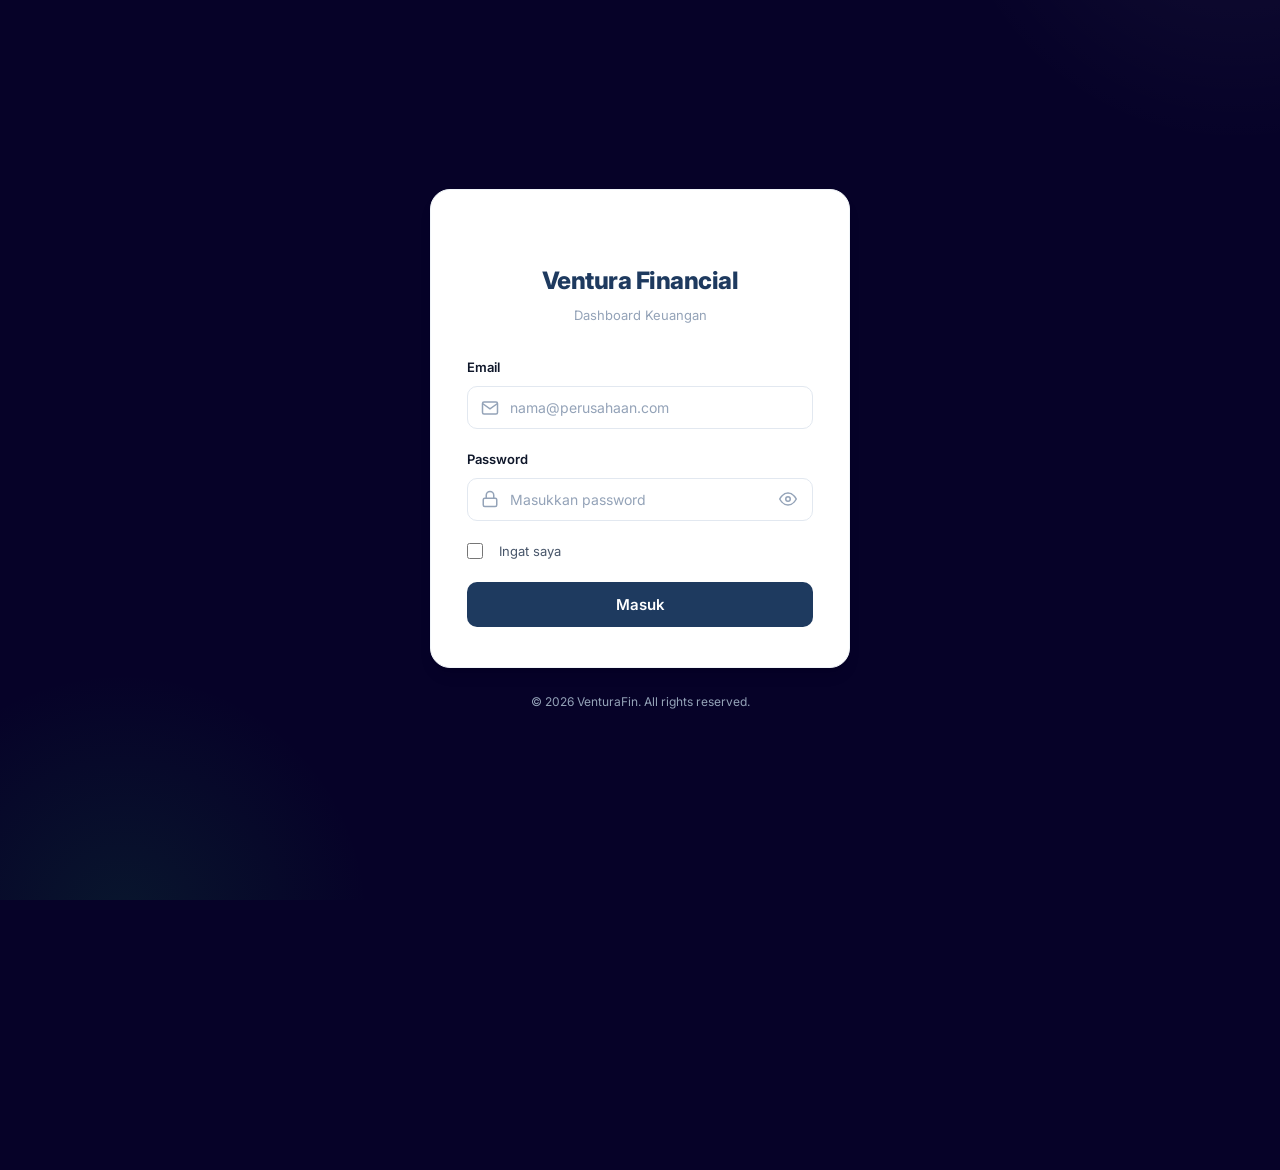
<file: index.html>
<!DOCTYPE html>
<html lang="id">
<head>
    <meta charset="UTF-8">
    <meta name="viewport" content="width=device-width, initial-scale=1.0, maximum-scale=1.0">
    <meta name="description" content="VenturaFin - Dashboard Laporan Keuangan Profesional untuk UKM">
    <title>VenturaFin — Login</title>
    <link rel="preconnect" href="https://fonts.googleapis.com">
    <link rel="preconnect" href="https://fonts.gstatic.com" crossorigin>
    <link href="https://fonts.googleapis.com/css2?family=Inter:wght@300;400;500;600;700;800&display=swap" rel="stylesheet">
    <link rel="stylesheet" href="css/style.css">
    <link rel="stylesheet" href="css/login.css">
    <link rel="stylesheet" href="css/mobile.css">
</head>
<body class="login-body">
    <div class="login-container">
        <div class="login-card">
            <div class="login-logo">
                <div class="logo-icon">
                    <!--<svg width="40" height="40" viewBox="0 0 40 40" fill="none">
                        <rect width="40" height="40" rx="10" fill="#1E3A5F"/>
                        <path d="M10 28L16 16L22 22L30 12" stroke="#22C55E" stroke-width="2.5" stroke-linecap="round" stroke-linejoin="round"/>-->

                        <circle cx="30" cy="12" r="3" fill="#22C55E"/>
                    </svg>
                </div>
                <h1 class="logo-text">Ventura Financial</h1>
                <p class="logo-subtitle">Dashboard Keuangan</p>
            </div>

            <form id="loginForm" class="login-form" autocomplete="off">
                <div class="form-group">
                    <label for="loginEmail">Email</label>
                    <div class="input-wrapper">
                        <svg class="input-icon" width="18" height="18" viewBox="0 0 24 24" fill="none" stroke="currentColor" stroke-width="2"><path d="M4 4h16c1.1 0 2 .9 2 2v12c0 1.1-.9 2-2 2H4c-1.1 0-2-.9-2-2V6c0-1.1.9-2 2-2z"/><polyline points="22,6 12,13 2,6"/></svg>
                        <input type="email" id="loginEmail" placeholder="nama@perusahaan.com" required>
                    </div>
                </div>
                <div class="form-group">
                    <label for="loginPassword">Password</label>
                    <div class="input-wrapper">
                        <svg class="input-icon" width="18" height="18" viewBox="0 0 24 24" fill="none" stroke="currentColor" stroke-width="2"><rect x="3" y="11" width="18" height="11" rx="2" ry="2"/><path d="M7 11V7a5 5 0 0 1 10 0v4"/></svg>
                        <input type="password" id="loginPassword" placeholder="Masukkan password" required>
                        <button type="button" class="toggle-password" id="togglePassword" aria-label="Toggle password visibility">
                            <svg class="eye-open" width="18" height="18" viewBox="0 0 24 24" fill="none" stroke="currentColor" stroke-width="2"><path d="M1 12s4-8 11-8 11 8 11 8-4 8-11 8-11-8-11-8z"/><circle cx="12" cy="12" r="3"/></svg>
                            <svg class="eye-closed" width="18" height="18" viewBox="0 0 24 24" fill="none" stroke="currentColor" stroke-width="2" style="display:none"><path d="M17.94 17.94A10.07 10.07 0 0 1 12 20c-7 0-11-8-11-8a18.45 18.45 0 0 1 5.06-5.94M9.9 4.24A9.12 9.12 0 0 1 12 4c7 0 11 8 11 8a18.5 18.5 0 0 1-2.16 3.19m-6.72-1.07a3 3 0 1 1-4.24-4.24"/><line x1="1" y1="1" x2="23" y2="23"/></svg>
                        </button>
                    </div>
                </div>
                <div class="form-options">
                    <label class="remember-me">
                        <input type="checkbox" id="rememberMe">
                        <span class="checkmark"></span>
                        Ingat saya
                    </label>
                </div>
                <button type="submit" class="btn-login" id="btnLogin">
                    <span class="btn-text">Masuk</span>
                    <span class="btn-loader" style="display:none">
                        <svg class="spinner" width="20" height="20" viewBox="0 0 24 24"><circle cx="12" cy="12" r="10" stroke="currentColor" stroke-width="3" fill="none" stroke-dasharray="30 70" stroke-linecap="round"/></svg>
                    </span>
                </button>
                <div class="login-error" id="loginError" style="display:none">
                    <svg width="16" height="16" viewBox="0 0 24 24" fill="none" stroke="currentColor" stroke-width="2"><circle cx="12" cy="12" r="10"/><line x1="15" y1="9" x2="9" y2="15"/><line x1="9" y1="9" x2="15" y2="15"/></svg>
                    <span id="loginErrorText"></span>
                </div>
            </form>


        </div>

        <div class="login-footer">
            <p>&copy; 2026 VenturaFin. All rights reserved.</p>
        </div>
    </div>

    <script src="js/data.js"></script>
    <script src="js/auth.js"></script>
    <script src="js/login.js"></script>
</body>
</html>
</file>
<file: css/style.css>
/* ========================================
   VenturaFin - Global Design System
   ======================================== */

/* --- CSS Custom Properties --- */
:root {
    /* Colors */
    --color-primary: #1E3A5F;
    --color-primary-light: #2a4f7f;
    --color-primary-dark: #152c49;
    --color-primary-50: rgba(30, 58, 95, 0.05);
    --color-primary-100: rgba(30, 58, 95, 0.1);
    
    --color-income: #22C55E;
    --color-income-light: #4ade80;
    --color-income-bg: rgba(34, 197, 94, 0.08);
    --color-income-border: rgba(34, 197, 94, 0.2);
    
    --color-expense: #EF4444;
    --color-expense-light: #f87171;
    --color-expense-bg: rgba(239, 68, 68, 0.08);
    --color-expense-border: rgba(239, 68, 68, 0.2);
    
    --color-accent: #3B82F6;
    --color-accent-light: #60a5fa;
    --color-accent-bg: rgba(59, 130, 246, 0.08);

    --color-warning: #F59E0B;
    --color-warning-bg: rgba(245, 158, 11, 0.08);

    /* Neutrals */
    --white: #FFFFFF;
    --bg-body: #F5F7FA;
    --bg-card: #FFFFFF;
    --bg-sidebar: #FFFFFF;
    --bg-hover: #F1F5F9;
    --bg-selected: #EEF2FF;

    --text-primary: #0F172A;
    --text-secondary: #475569;
    --text-tertiary: #94A3B8;
    --text-inverse: #FFFFFF;

    --border-color: #E2E8F0;
    --border-light: #F1F5F9;
    
    /* Shadows */
    --shadow-xs: 0 1px 2px rgba(0, 0, 0, 0.04);
    --shadow-sm: 0 1px 3px rgba(0, 0, 0, 0.06), 0 1px 2px rgba(0, 0, 0, 0.04);
    --shadow-md: 0 4px 6px -1px rgba(0, 0, 0, 0.07), 0 2px 4px -2px rgba(0, 0, 0, 0.05);
    --shadow-lg: 0 10px 15px -3px rgba(0, 0, 0, 0.08), 0 4px 6px -4px rgba(0, 0, 0, 0.05);
    --shadow-xl: 0 20px 25px -5px rgba(0, 0, 0, 0.1), 0 8px 10px -6px rgba(0, 0, 0, 0.05);

    /* Radii */
    --radius-sm: 6px;
    --radius-md: 10px;
    --radius-lg: 14px;
    --radius-xl: 20px;
    --radius-full: 9999px;

    /* Typography */
    --font-family: 'Inter', -apple-system, BlinkMacSystemFont, 'Segoe UI', sans-serif;
    --font-size-xs: 0.75rem;
    --font-size-sm: 0.8125rem;
    --font-size-base: 0.875rem;
    --font-size-md: 0.9375rem;
    --font-size-lg: 1.125rem;
    --font-size-xl: 1.25rem;
    --font-size-2xl: 1.5rem;
    --font-size-3xl: 1.875rem;

    /* Transitions */
    --transition-fast: 150ms ease;
    --transition-normal: 250ms ease;
    --transition-slow: 350ms ease;

    /* Layout */
    --sidebar-width: 260px;
    --sidebar-collapsed: 0px;
    --header-height: 64px;
}

/* --- Reset & Base --- */
*, *::before, *::after {
    margin: 0;
    padding: 0;
    box-sizing: border-box;
}

html {
    scroll-behavior: smooth;
    -webkit-font-smoothing: antialiased;
    -moz-osx-font-smoothing: grayscale;
}

body {
    font-family: var(--font-family);
    font-size: var(--font-size-base);
    color: var(--text-primary);
    background-color: var(--bg-body);
    line-height: 1.6;
    min-height: 100vh;
}

a {
    text-decoration: none;
    color: inherit;
}

img {
    max-width: 100%;
    display: block;
}

button {
    cursor: pointer;
    border: none;
    background: none;
    font-family: inherit;
    font-size: inherit;
}

input, select, textarea {
    font-family: inherit;
    font-size: var(--font-size-base);
}

table {
    border-collapse: collapse;
    width: 100%;
}

/* --- Utility Classes --- */
.btn {
    display: inline-flex;
    align-items: center;
    justify-content: center;
    gap: 8px;
    padding: 10px 20px;
    font-size: var(--font-size-base);
    font-weight: 500;
    border-radius: var(--radius-md);
    transition: all var(--transition-fast);
    cursor: pointer;
    border: 1px solid transparent;
    white-space: nowrap;
}

.btn-sm {
    padding: 6px 14px;
    font-size: var(--font-size-sm);
    border-radius: var(--radius-sm);
}

.btn-primary {
    background: var(--color-primary);
    color: var(--text-inverse);
}
.btn-primary:hover {
    background: var(--color-primary-light);
    transform: translateY(-1px);
    box-shadow: var(--shadow-md);
}

.btn-secondary {
    background: var(--bg-hover);
    color: var(--text-secondary);
    border-color: var(--border-color);
}
.btn-secondary:hover {
    background: var(--border-color);
}

.btn-accent {
    background: var(--color-accent);
    color: var(--text-inverse);
}
.btn-accent:hover {
    background: var(--color-accent-light);
    transform: translateY(-1px);
    box-shadow: var(--shadow-md);
}

.btn-danger {
    background: var(--color-expense);
    color: var(--text-inverse);
}
.btn-danger:hover {
    background: var(--color-expense-light);
}

.btn-ghost {
    background: transparent;
    color: var(--text-secondary);
}
.btn-ghost:hover {
    background: var(--bg-hover);
}

.btn-income {
    background: var(--color-income-bg);
    color: var(--color-income);
    border-color: var(--color-income-border);
}
.btn-income:hover {
    background: var(--color-income);
    color: var(--white);
}

.btn-expense {
    background: var(--color-expense-bg);
    color: var(--color-expense);
    border-color: var(--color-expense-border);
}
.btn-expense:hover {
    background: var(--color-expense);
    color: var(--white);
}

.btn-link {
    color: var(--color-accent);
    font-weight: 500;
    font-size: var(--font-size-sm);
    transition: color var(--transition-fast);
}
.btn-link:hover {
    color: var(--color-primary);
}

/* --- Form Elements --- */
.form-group {
    display: flex;
    flex-direction: column;
    gap: 6px;
}

.form-group label {
    font-size: var(--font-size-sm);
    font-weight: 500;
    color: var(--text-secondary);
}

.form-group input,
.form-group select,
.form-group textarea {
    padding: 10px 14px;
    border: 1.5px solid var(--border-color);
    border-radius: var(--radius-md);
    background: var(--white);
    color: var(--text-primary);
    transition: all var(--transition-fast);
    outline: none;
}

.form-group input:focus,
.form-group select:focus,
.form-group textarea:focus {
    border-color: var(--color-primary);
    box-shadow: 0 0 0 3px var(--color-primary-50);
}

.form-group input::placeholder,
.form-group textarea::placeholder {
    color: var(--text-tertiary);
}

.form-group textarea {
    resize: vertical;
    min-height: 80px;
}

.form-row {
    display: grid;
    grid-template-columns: 1fr 1fr;
    gap: 16px;
}

.form-actions {
    display: flex;
    justify-content: flex-end;
    gap: 12px;
    margin-top: 8px;
}

/* --- Data Table --- */
.data-table {
    width: 100%;
    border-collapse: collapse;
}

.data-table thead {
    background: var(--bg-body);
}

.data-table th {
    padding: 12px 16px;
    text-align: left;
    font-size: var(--font-size-xs);
    font-weight: 600;
    color: var(--text-tertiary);
    text-transform: uppercase;
    letter-spacing: 0.05em;
    border-bottom: 1px solid var(--border-color);
}

.data-table td {
    padding: 14px 16px;
    font-size: var(--font-size-base);
    border-bottom: 1px solid var(--border-light);
    color: var(--text-primary);
}

.data-table tbody tr {
    transition: background var(--transition-fast);
}

.data-table tbody tr:hover {
    background: var(--bg-hover);
}

/* --- Modal --- */
.modal-overlay {
    position: fixed;
    top: 0;
    left: 0;
    right: 0;
    bottom: 0;
    background: rgba(15, 23, 42, 0.5);
    backdrop-filter: blur(4px);
    display: flex;
    align-items: center;
    justify-content: center;
    z-index: 1000;
    animation: fadeIn 0.2s ease;
}

.modal-card {
    background: var(--white);
    border-radius: var(--radius-lg);
    padding: 32px;
    max-width: 440px;
    width: 90%;
    box-shadow: var(--shadow-xl);
    text-align: center;
    animation: slideUp 0.3s ease;
}

.modal-card.modal-form {
    text-align: left;
    max-width: 500px;
}

.modal-header {
    display: flex;
    align-items: center;
    justify-content: space-between;
    margin-bottom: 24px;
}

.modal-header h3 {
    font-size: var(--font-size-lg);
    font-weight: 600;
}

.modal-close {
    width: 32px;
    height: 32px;
    display: flex;
    align-items: center;
    justify-content: center;
    border-radius: var(--radius-sm);
    font-size: 1.5rem;
    color: var(--text-tertiary);
    transition: all var(--transition-fast);
}
.modal-close:hover {
    background: var(--bg-hover);
    color: var(--text-primary);
}

.modal-icon {
    width: 56px;
    height: 56px;
    border-radius: var(--radius-full);
    display: flex;
    align-items: center;
    justify-content: center;
    margin: 0 auto 16px;
}
.modal-icon.danger {
    background: var(--color-expense-bg);
    color: var(--color-expense);
}

.modal-card h3 {
    font-size: var(--font-size-lg);
    margin-bottom: 8px;
}

.modal-card p {
    color: var(--text-secondary);
    font-size: var(--font-size-base);
    margin-bottom: 24px;
}

.modal-actions {
    display: flex;
    gap: 12px;
    justify-content: center;
}

.modal-form .form-group {
    margin-bottom: 16px;
}

/* --- Toast --- */
.toast {
    position: fixed;
    bottom: 24px;
    right: 24px;
    background: var(--color-income);
    color: white;
    padding: 14px 24px;
    border-radius: var(--radius-md);
    display: flex;
    align-items: center;
    gap: 10px;
    font-weight: 500;
    box-shadow: var(--shadow-lg);
    z-index: 9999;
    animation: toastIn 0.4s ease;
}

/* --- Badges --- */
.badge {
    display: inline-flex;
    align-items: center;
    padding: 3px 10px;
    border-radius: var(--radius-full);
    font-size: var(--font-size-xs);
    font-weight: 600;
    letter-spacing: 0.02em;
}

.badge-income {
    background: var(--color-income-bg);
    color: var(--color-income);
}

.badge-expense {
    background: var(--color-expense-bg);
    color: var(--color-expense);
}

.badge-active {
    background: var(--color-income-bg);
    color: var(--color-income);
}

.badge-inactive {
    background: var(--bg-hover);
    color: var(--text-tertiary);
}

.badge-admin {
    background: var(--color-accent-bg);
    color: var(--color-accent);
}

.badge-user {
    background: var(--bg-hover);
    color: var(--text-secondary);
}

/* --- Page Elements --- */
.page-heading {
    margin-bottom: 24px;
}
.page-heading h1 {
    font-size: var(--font-size-2xl);
    font-weight: 700;
    color: var(--text-primary);
    margin-bottom: 4px;
}
.page-heading p {
    color: var(--text-secondary);
    font-size: var(--font-size-base);
}

.section-header {
    display: flex;
    align-items: center;
    justify-content: space-between;
    margin-bottom: 16px;
}
.section-header h2 {
    font-size: var(--font-size-lg);
    font-weight: 600;
}

.table-card {
    background: var(--bg-card);
    border-radius: var(--radius-lg);
    border: 1px solid var(--border-color);
    overflow: hidden;
}

.table-wrapper {
    overflow-x: auto;
}

.table-info {
    padding: 16px 20px;
    border-bottom: 1px solid var(--border-light);
    font-size: var(--font-size-sm);
    color: var(--text-secondary);
}

.empty-state {
    padding: 48px 24px;
    text-align: center;
    color: var(--text-tertiary);
}
.empty-state svg {
    margin: 0 auto 12px;
}

/* --- Animations --- */
@keyframes fadeIn {
    from { opacity: 0; }
    to { opacity: 1; }
}

@keyframes slideUp {
    from { 
        opacity: 0;
        transform: translateY(20px) scale(0.97);
    }
    to { 
        opacity: 1;
        transform: translateY(0) scale(1);
    }
}

@keyframes toastIn {
    from {
        opacity: 0;
        transform: translateX(100px);
    }
    to {
        opacity: 1;
        transform: translateX(0);
    }
}

@keyframes spin {
    to { transform: rotate(360deg); }
}

.spinner {
    animation: spin 0.8s linear infinite;
}

/* --- Scrollbar --- */
::-webkit-scrollbar {
    width: 6px;
    height: 6px;
}
::-webkit-scrollbar-track {
    background: transparent;
}
::-webkit-scrollbar-thumb {
    background: var(--border-color);
    border-radius: 3px;
}
::-webkit-scrollbar-thumb:hover {
    background: var(--text-tertiary);
}

/* --- Responsive --- */

/* Tablet (768px and below) */
@media (max-width: 768px) {
    :root {
        --font-size-base: 0.8125rem;
        --font-size-lg: 1rem;
        --font-size-2xl: 1.375rem;
    }
    
    .form-row {
        grid-template-columns: 1fr;
    }
    .modal-card {
        margin: 16px;
        padding: 24px;
    }
    .btn {
        padding: 10px 18px;
    }
    .btn-sm {
        padding: 6px 12px;
    }
}

/* Mobile (480px and below) */
@media (max-width: 480px) {
    :root {
        --font-size-base: 0.8rem;
        --font-size-lg: 0.95rem;
        --font-size-2xl: 1.25rem;
        --radius-md: 8px;
    }
    
    .form-row {
        grid-template-columns: 1fr;
        gap: 12px;
    }
    .form-group {
        gap: 4px;
    }
    .form-group input,
    .form-group select,
    .form-group textarea {
        padding: 10px 12px;
        font-size: 16px;
    }
    .modal-card {
        margin: 12px;
        padding: 20px;
        max-width: calc(100% - 24px);
    }
    .modal-card.modal-form {
        max-width: calc(100% - 24px);
    }
    .btn {
        padding: 10px 16px;
        font-size: var(--font-size-sm);
        min-height: 44px;
    }
    .btn-sm {
        padding: 8px 12px;
        min-height: 40px;
    }
    .data-table th,
    .data-table td {
        padding: 10px 8px;
        font-size: var(--font-size-sm);
    }
    .modal-actions {
        flex-direction: column;
        gap: 10px;
    }
    .modal-actions .btn {
        width: 100%;
    }
}
</file>
<file: css/login.css>
/* ========================================
   VenturaFin - Login Page Styles
   ======================================== */

.login-body {
    background: #1E3A5F !important; /* Navy Blue Background - !important untuk override style.css */
    min-height: 100vh;
    display: flex;
    align-items: center;
    justify-content: center;
    padding: 20px;
    position: relative;
    overflow: hidden;
}

/* Override body default background khusus halaman login */
body.login-body {
    background-color: #060228 !important;
}

/* Decorative background pattern */
.login-body::before {
    content: '';
    position: absolute;
    top: -50%;
    right: -20%;
    width: 600px;
    height: 600px;
    background: radial-gradient(circle, rgba(255, 255, 255, 0.05) 0%, transparent 70%);
    border-radius: 50%;
}
.login-body::after {
    content: '';
    position: absolute;
    bottom: -30%;
    left: -10%;
    width: 500px;
    height: 500px;
    background: radial-gradient(circle, rgba(34, 197, 94, 0.1) 0%, transparent 70%);
    border-radius: 50%;
}

.login-container {
    display: flex;
    flex-direction: column;
    align-items: center;
    gap: 24px;
    width: 100%;
    max-width: 420px;
    position: relative;
    z-index: 1;
    animation: fadeIn 0.5s ease;
}

.login-card {
    background: var(--white);
    border-radius: var(--radius-xl);
    padding: 40px 36px;
    width: 100%;
    box-shadow: var(--shadow-lg);
    border: 1px solid var(--border-light);
}

/* Logo */
.login-logo {
    text-align: center;
    margin-bottom: 32px;
}

.logo-icon {
    display: inline-flex;
    margin-bottom: 16px;
    animation: slideUp 0.5s ease;
}

.logo-text {
    font-size: var(--font-size-2xl);
    font-weight: 800;
    color: var(--color-primary);
    letter-spacing: -0.02em;
}

.logo-subtitle {
    font-size: var(--font-size-sm);
    color: var(--text-tertiary);
    margin-top: 4px;
}

/* Login Form */
.login-form {
    display: flex;
    flex-direction: column;
    gap: 20px;
}

.login-form .form-group label {
    font-size: var(--font-size-sm);
    font-weight: 600;
    color: var(--text-primary);
    margin-bottom: 2px;
}

.input-wrapper {
    position: relative;
    display: flex;
    align-items: center;
}

.input-icon {
    position: absolute;
    left: 14px;
    color: var(--text-tertiary);
    pointer-events: none;
    transition: color var(--transition-fast);
}

.input-wrapper input {
    width: 100%;
    padding: 12px 14px 12px 42px;
    border: 1.5px solid var(--border-color);
    border-radius: var(--radius-md);
    font-size: var(--font-size-base);
    color: var(--text-primary);
    background: var(--white);
    transition: all var(--transition-fast);
    outline: none;
}

.input-wrapper input:focus {
    border-color: var(--color-primary);
    box-shadow: 0 0 0 3px var(--color-primary-50);
}

.input-wrapper input:focus ~ .input-icon,
.input-wrapper input:focus + .input-icon {
    color: var(--color-primary);
}

.input-wrapper:focus-within .input-icon {
    color: var(--color-primary);
}

/* Toggle Password */
.toggle-password {
    position: absolute;
    right: 12px;
    padding: 4px;
    color: var(--text-tertiary);
    transition: color var(--transition-fast);
    display: flex;
    align-items: center;
    justify-content: center;
}
.toggle-password:hover {
    color: var(--text-secondary);
}

/* Form Options */
.form-options {
    display: flex;
    align-items: center;
    justify-content: space-between;
}

.remember-me {
    display: flex;
    align-items: center;
    gap: 8px;
    font-size: var(--font-size-sm);
    color: var(--text-secondary);
    cursor: pointer;
    user-select: none;
}

.remember-me input[type="checkbox"] {
    width: 16px;
    height: 16px;
    border-radius: 4px;
    accent-color: var(--color-primary);
    cursor: pointer;
}

/* Login Button */
.btn-login {
    width: 100%;
    padding: 13px;
    background: var(--color-primary);
    color: var(--text-inverse);
    border: none;
    border-radius: var(--radius-md);
    font-size: var(--font-size-md);
    font-weight: 600;
    cursor: pointer;
    transition: all var(--transition-fast);
    display: flex;
    align-items: center;
    justify-content: center;
    gap: 8px;
}

.btn-login:hover {
    background: var(--color-primary-light);
    transform: translateY(-1px);
    box-shadow: 0 4px 12px rgba(30, 58, 95, 0.3);
}

.btn-login:active {
    transform: translateY(0);
}

/* Error message */
.login-error {
    display: flex;
    align-items: center;
    gap: 8px;
    padding: 12px 16px;
    background: var(--color-expense-bg);
    color: var(--color-expense);
    border-radius: var(--radius-md);
    font-size: var(--font-size-sm);
    font-weight: 500;
    animation: slideUp 0.3s ease;
    border: 1px solid var(--color-expense-border);
}

/* Demo Info */
.login-demo-info {
    margin-top: 24px;
    padding-top: 24px;
    border-top: 1px solid var(--border-light);
}

.demo-title {
    font-size: var(--font-size-sm);
    font-weight: 600;
    color: var(--text-secondary);
    margin-bottom: 12px;
}

.demo-accounts {
    display: flex;
    flex-direction: column;
    gap: 8px;
}

.demo-account {
    display: flex;
    align-items: center;
    gap: 10px;
    padding: 10px 14px;
    background: var(--bg-body);
    border-radius: var(--radius-md);
    cursor: pointer;
    transition: all var(--transition-fast);
    border: 1px solid transparent;
}

.demo-account:hover {
    border-color: var(--color-primary-100);
    background: var(--color-primary-50);
}

.demo-role {
    font-size: var(--font-size-xs);
    font-weight: 700;
    padding: 2px 8px;
    border-radius: var(--radius-full);
    text-transform: uppercase;
    letter-spacing: 0.05em;
}
.demo-role.admin {
    background: var(--color-accent-bg);
    color: var(--color-accent);
}
.demo-role.user {
    background: var(--color-income-bg);
    color: var(--color-income);
}

.demo-email {
    font-size: var(--font-size-sm);
    color: var(--text-primary);
    font-weight: 500;
    flex: 1;
}

.demo-pass {
    font-size: var(--font-size-xs);
    color: var(--text-tertiary);
    font-family: 'Courier New', monospace;
}

/* Footer */
.login-footer {
    text-align: center;
}
.login-footer p {
    font-size: var(--font-size-xs);
    color: var(--text-tertiary);
}

/* Responsive */
@media (max-width: 768px) {
    .login-container {
        gap: 20px;
    }
    .login-card {
        padding: 32px 28px;
    }
    .login-logo {
        margin-bottom: 24px;
    }
    .logo-text {
        font-size: var(--font-size-xl);
    }
    .login-form {
        gap: 16px;
    }
    .input-wrapper input {
        padding: 10px 12px 10px 38px;
        font-size: var(--font-size-base);
    }
    .demo-account {
        padding: 8px 12px;
        font-size: var(--font-size-xs);
    }
}

@media (max-width: 480px) {
    .login-body {
        padding: 16px;
    }
    .login-container {
        gap: 16px;
    }
    .login-card {
        padding: 24px 20px;
        border-radius: var(--radius-lg);
    }
    .login-logo {
        margin-bottom: 20px;
    }
    .logo-icon {
        margin-bottom: 12px;
    }
    .logo-text {
        font-size: var(--font-size-lg);
    }
    .logo-subtitle {
        font-size: var(--font-size-xs);
    }
    .login-form {
        gap: 14px;
    }
    .login-form .form-group label {
        font-size: var(--font-size-xs);
    }
    .input-wrapper input {
        padding: 10px 12px 10px 36px;
        font-size: 16px;
    }
    .input-icon {
        left: 12px;
        width: 16px;
        height: 16px;
    }
    .toggle-password {
        right: 10px;
        padding: 3px;
    }
    .form-options {
        flex-direction: column;
        gap: 10px;
        align-items: flex-start;
    }
    .remember-me {
        font-size: var(--font-size-xs);
    }
    .btn-login {
        padding: 11px;
        font-size: var(--font-size-base);
        min-height: 44px;
    }
    .login-error {
        padding: 10px 14px;
        font-size: var(--font-size-xs);
        gap: 6px;
    }
    .login-demo-info {
        margin-top: 20px;
        padding-top: 20px;
    }
    .demo-title {
        font-size: var(--font-size-xs);
        margin-bottom: 10px;
    }
    .demo-accounts {
        gap: 6px;
    }
    .demo-account {
        padding: 8px 10px;
        gap: 8px;
    }
    .demo-role {
        font-size: 9px;
        padding: 2px 6px;
    }
    .demo-email {
        font-size: var(--font-size-xs);
    }
    .demo-pass {
        font-size: 10px;
    }
    .login-footer p {
        font-size: 11px;
    }
}
</file>
<file: css/mobile.css>
/* ========================================
   VenturaFin - Mobile Responsive Fixes
   Fokus: Chart responsif & semua halaman
   ======================================== */

/* ============================================
   CHART CONTAINER - Responsive Fix
   ============================================ */

/* Pastikan canvas chart mengisi container */
.chart-body canvas {
    max-width: 100% !important;
    width: 100% !important;
}

/* Chart card harus bisa menyesuaikan tinggi */
.chart-card {
    display: flex;
    flex-direction: column;
}

.chart-body {
    position: relative;
    flex: 1;
}

/* Report chart containers juga */
.report-chart-card {
    display: flex;
    flex-direction: column;
}

.report-chart-body {
    position: relative;
    flex: 1;
}

/* ============================================
   MOBILE: <= 768px
   ============================================ */
@media (max-width: 768px) {

    /* --- Charts --- */
    .chart-body {
        height: 240px !important;
        padding: 12px 12px 16px !important;
    }

    .chart-header {
        flex-direction: column;
        align-items: flex-start;
        gap: 10px;
        padding: 14px 16px 0 !important;
    }

    .chart-header > div:first-child {
        width: 100%;
    }

    .chart-header h2 {
        font-size: 0.9rem !important;
        margin-bottom: 6px;
    }

    .chart-legend {
        flex-wrap: wrap;
        gap: 8px;
    }

    .legend-item {
        font-size: 11px;
    }

    /* Period selector penuh lebar */
    .period-selector {
        width: 100%;
        overflow-x: auto;
        flex-wrap: nowrap;
        justify-content: flex-start;
        -webkit-overflow-scrolling: touch;
    }

    .period-btn {
        white-space: nowrap;
        flex-shrink: 0;
    }

    /* Charts row jadi 1 kolom */
    .charts-row {
        grid-template-columns: 1fr !important;
        gap: 14px;
    }

    /* Report charts */
    .report-charts {
        grid-template-columns: 1fr !important;
        gap: 14px;
    }

    .report-chart-body {
        height: 220px !important;
        padding: 10px 12px 14px !important;
    }
}

/* ============================================
   MOBILE KECIL: <= 480px
   ============================================ */
@media (max-width: 480px) {

    /* --- Charts --- */
    .chart-body {
        height: 200px !important;
        padding: 10px 10px 14px !important;
    }

    .chart-header {
        padding: 12px 12px 0 !important;
        gap: 8px;
    }

    .chart-header h2 {
        font-size: 0.825rem !important;
    }

    .chart-legend {
        gap: 6px;
    }

    .legend-item {
        font-size: 10px;
    }

    .legend-dot {
        width: 6px;
        height: 6px;
    }

    .period-selector {
        padding: 2px;
    }

    .period-btn {
        padding: 4px 9px;
        font-size: 9px;
    }

    /* Report charts */
    .report-chart-body {
        height: 185px !important;
        padding: 8px 10px 12px !important;
    }

    /* --- Summary Cards: 1 kolom di mobile kecil --- */
    .summary-cards {
        grid-template-columns: 1fr !important;
    }

    /* --- Card Value tidak terpotong --- */
    .card-value {
        font-size: 1rem !important;
        white-space: normal;
        word-break: break-word;
    }

    /* --- Table: scroll horizontal smooth --- */
    .table-wrapper,
    .transactions-table-wrapper {
        overflow-x: auto;
        -webkit-overflow-scrolling: touch;
        border-radius: 0 0 var(--radius-md) var(--radius-md);
    }

    /* Tabel tidak menyempit paksa */
    .data-table,
    .transactions-table {
        min-width: 480px;
    }

    /* --- Page heading lebih compact --- */
    .page-heading {
        margin-bottom: 16px;
    }

    .page-heading h1 {
        font-size: 1.1rem;
    }

    /* --- Section header stack --- */
    .section-header {
        flex-wrap: wrap;
        gap: 8px;
    }

    /* --- Report cards: 1 kolom --- */
    .report-cards {
        grid-template-columns: 1fr !important;
    }

    /* --- Login page --- */
    .login-card {
        margin: 12px;
        padding: 24px 20px !important;
    }
}

/* ============================================
   MOBILE SANGAT KECIL: <= 360px
   ============================================ */
@media (max-width: 360px) {

    .chart-body {
        height: 170px !important;
    }

    .report-chart-body {
        height: 160px !important;
    }

    .card-value {
        font-size: 0.9rem !important;
    }

    .summary-card {
        padding: 12px !important;
        gap: 8px;
    }

    .card-icon {
        width: 32px !important;
        height: 32px !important;
        min-width: 32px;
    }

    .card-icon svg {
        width: 16px;
        height: 16px;
    }
}

/* ============================================
   TOUCH IMPROVEMENTS - Semua ukuran mobile
   ============================================ */
@media (max-width: 768px) {

    /* Tombol lebih mudah disentuh */
    .btn,
    .nav-item,
    .page-btn,
    .action-btn,
    .period-btn,
    .toggle-btn {
        min-height: 40px;
    }

    .nav-item {
        min-height: 44px;
    }

    /* Sidebar overlay tap to close */
    .sidebar-overlay {
        cursor: pointer;
    }

    /* Input lebih nyaman di mobile */
    input, select, textarea {
        font-size: 16px !important; /* Mencegah zoom otomatis di iOS */
    }

    /* Tabel aksi selalu terlihat di mobile (tidak perlu hover) */
    .action-btns {
        opacity: 1 !important;
    }

    .kategori-item-actions {
        opacity: 1 !important;
    }

    /* Dropdown user di kanan tidak keluar layar */
    .user-dropdown {
        right: 0;
        left: auto;
        max-width: calc(100vw - 24px);
    }

    /* Toast notification lebih kecil */
    .toast {
        bottom: 16px;
        right: 12px;
        left: 12px;
        border-radius: var(--radius-md);
        justify-content: center;
        font-size: 0.8125rem;
    }

    /* Modal lebih rapi */
    .modal-card {
        width: calc(100% - 24px) !important;
        max-width: 100% !important;
        margin: 12px !important;
    }

    .modal-actions {
        flex-direction: column;
    }

    .modal-actions .btn {
        width: 100%;
    }

    /* Pie chart legend lebih kecil di mobile */
    .chart-card .chart-body canvas {
        max-height: 100%;
    }
}

/* ============================================
   PIE/DOUGHNUT CHART - Khusus Mobile
   ============================================ */
@media (max-width: 768px) {
    /* Pie chart perlu ruang legend di bawah */
    .chart-pie .chart-body {
        height: 260px !important;
    }
}

@media (max-width: 480px) {
    .chart-pie .chart-body {
        height: 230px !important;
    }
}

@media (max-width: 360px) {
    .chart-pie .chart-body {
        height: 200px !important;
    }
}

/* ============================================
   LAPORAN PAGE - Chart responsive
   ============================================ */
@media (max-width: 768px) {
    .report-chart-card {
        border-radius: var(--radius-md);
    }

    .report-chart-card .chart-header {
        padding: 14px 16px 0 !important;
    }

    .report-chart-card .chart-body {
        height: 220px !important;
        padding: 10px 12px 14px !important;
    }
}

@media (max-width: 480px) {
    .report-chart-card .chart-body {
        height: 190px !important;
    }

    /* Period controls di laporan */
    .period-controls {
        flex-direction: column;
        align-items: stretch;
    }

    .period-group {
        width: 100%;
    }

    .period-group select {
        width: 100%;
    }
}

/* ============================================
   RIWAYAT & TRANSAKSI - Mobile Filter
   ============================================ */
@media (max-width: 768px) {
    .filters-row {
        flex-direction: column;
        align-items: stretch;
    }

    .filter-group {
        width: 100%;
    }

    .filter-group input,
    .filter-group select {
        width: 100%;
    }

    .filter-actions {
        display: flex;
        gap: 8px;
    }

    .filter-actions .btn {
        flex: 1;
    }
}

/* ============================================
   HEADER - Overflow protection
   ============================================ */
@media (max-width: 480px) {
    .top-header {
        overflow: hidden;
    }

    .header-left {
        flex: 1;
        min-width: 0;
        overflow: hidden;
    }

    .page-title {
        overflow: hidden;
    }

    .page-title h1 {
        overflow: hidden;
        text-overflow: ellipsis;
        white-space: nowrap;
        max-width: 160px;
    }

    .header-right {
        flex-shrink: 0;
    }
}

/* ============================================
   SECTION HEADER - Mobile stack
   ============================================ */
@media (max-width: 480px) {
    .recent-transactions .section-header,
    .report-table-card .section-header {
        flex-direction: row;
        align-items: center;
        flex-wrap: wrap;
        gap: 6px;
    }

    .section-header h2 {
        font-size: 0.875rem;
    }
}

/* ============================================
   SMOOTH SCROLL & OVERFLOW
   ============================================ */
html {
    overflow-x: hidden;
}

body {
    overflow-x: hidden;
}

/* Mencegah konten meluber ke kanan di mobile */
@media (max-width: 768px) {
    .content-area {
        overflow-x: hidden;
        max-width: 100vw;
    }
}

/* ============================================
   LAPORAN PAGE - chart-card dalam report-charts
   ============================================ */
.report-charts .chart-card {
    display: flex;
    flex-direction: column;
}

.report-charts .chart-body {
    flex: 1;
    min-height: 220px;
}

@media (max-width: 768px) {
    .report-charts .chart-body {
        min-height: 200px;
        height: 220px !important;
    }
}

@media (max-width: 480px) {
    .report-charts .chart-body {
        min-height: 180px;
        height: 190px !important;
    }
    
    /* Summary cards di laporan */
    .report-cards {
        grid-template-columns: 1fr 1fr !important;
        gap: 10px;
    }
}

@media (max-width: 360px) {
    .report-cards {
        grid-template-columns: 1fr !important;
    }
    
    .report-charts .chart-body {
        height: 165px !important;
    }
}
</file>
<file: css/dashboard.css>
/* ========================================
   VenturaFin - Dashboard Layout Styles
   ======================================== */

/* --- App Layout --- */
.app-layout {
    display: flex;
    min-height: 100vh;
}

/* --- Sidebar --- */
.sidebar {
    position: fixed;
    top: 0;
    left: 0;
    bottom: 0;
    width: var(--sidebar-width);
    background: #060228; /* Navy Blue */
    border-right: none;
    display: flex;
    flex-direction: column;
    z-index: 100;
    transition: transform var(--transition-normal);
    overflow-y: auto;
    box-shadow: 2px 0 12px rgba(0,0,0,0.1);
}

.sidebar-header {
    display: flex;
    align-items: center;
    justify-content: space-between;
    padding: 20px 20px 16px;
    border-bottom: 1px solid rgba(255,255,255,0.1);
}

.sidebar-logo {
    display: flex;
    align-items: center;
    gap: 10px;
    display: flex;
    justify-content: center;
    align-items: center;
    width: 100%;
}

.sidebar-brand {
    font-size: var(--font-size-lg);
    font-weight: 800;
    color: #FFFFFF;
    letter-spacing: -0.02em;
    text-align: center;
}

.sidebar-close {
    display: none;
    width: 32px;
    height: 32px;
    align-items: center;
    justify-content: center;
    border-radius: var(--radius-sm);
    color: rgba(255,255,255,0.6);
}
.sidebar-close:hover {
    color: #fff;
    background: rgba(255,255,255,0.1);
}

/* Navigation */
.sidebar-nav {
    padding: 12px;
    flex: 1;
    display: flex;
    flex-direction: column;
    gap: 2px;
}

.nav-item {
    display: flex;
    align-items: center;
    gap: 12px;
    padding: 11px 14px;
    border-radius: var(--radius-md);
    font-size: var(--font-size-base);
    font-weight: 500;
    color: rgb(255, 255, 255);
    transition: all var(--transition-fast);
    position: relative;
}

.nav-item:hover {
    background: rgba(255,255,255,0.08);
    color: #FFFFFF;
}

.nav-item.active {
    background: rgba(255,255,255,0.15);
    color: #ffffff;
    font-weight: 600;
}

.nav-item.active::before {
    content: '';
    position: absolute;
    left: 0;
    top: 8px;
    bottom: 8px;
    width: 3px;
    background: #22C55E;
    border-radius: 0 3px 3px 0;
}

.nav-item svg {
    flex-shrink: 0;
    opacity: 0.7;
}

.nav-item.active svg,
.nav-item:hover svg {
    opacity: 1;
}

.nav-divider {
    height: 1px;
    background: rgba(255,255,255,0.1);
    margin: 8px 0;
}

/* Sidebar Footer */
.sidebar-footer {
    padding: 16px;
    border-top: 1px solid rgba(255,255,255,0.1);
}

.btn-logout {
    display: flex;
    align-items: center;
    gap: 10px;
    width: 100%;
    padding: 11px 14px;
    border-radius: var(--radius-md);
    font-size: var(--font-size-base);
    font-weight: 500;
    color: rgb(255, 255, 255);
    transition: all var(--transition-fast);
}

.btn-logout:hover {
    background: rgba(239,68,68,0.15);
    color: #f87171;
}

/* Sidebar Overlay (mobile) */
.sidebar-overlay {
    display: none;
    position: fixed;
    top: 0;
    left: 0;
    right: 0;
    bottom: 0;
    background: rgba(0, 0, 0, 0.4);
    z-index: 99;
}

/* --- Main Content --- */
.main-content {
    margin-left: var(--sidebar-width);
    flex: 1;
    min-height: 100vh;
    display: flex;
    flex-direction: column;
}

/* --- Top Header --- */
.top-header {
    display: flex;
    align-items: center;
    justify-content: space-between;
    padding: 0 32px;
    height: var(--header-height);
    background: #FFFFFF; /* White Navbar */
    border-bottom: 1px solid #ffffff;
    position: sticky;
    top: 0;
    z-index: 50;
    box-shadow: 0 4px 6px -1px rgba(0, 0, 0, 0.05), 0 2px 4px -1px rgba(0, 0, 0, 0.03);
}

.top-header::after {
    content: '';
    position: absolute;
    bottom: -1px;
    left: 0;
    right: 0;
    height: 1px;
    background: linear-gradient(90deg, transparent 0%, #E2E8F0 50%, transparent 100%);
    opacity: 0.5;
}

.header-left {
    display: flex;
    align-items: center;
    gap: 16px;
}

.hamburger {
    display: none;
    width: 36px;
    height: 36px;
    align-items: center;
    justify-content: center;
    border-radius: var(--radius-sm);
    color: var(--text-secondary);
    transition: all var(--transition-fast);
}

.hamburger:hover {
    background: var(--bg-hover);
}

.page-title h1 {
    font-size: var(--font-size-lg);
    font-weight: 700;
    color: var(--text-primary);
    line-height: 1.3;
}

.page-subtitle {
    font-size: var(--font-size-xs);
    color: var(--text-tertiary);
}

.header-right {
    display: flex;
    align-items: center;
    gap: 20px;
}

.header-date {
    font-size: var(--font-size-sm);
    color: var(--text-tertiary);
    font-weight: 500;
}

/* User Menu */
.user-menu {
    position: relative;
}

.user-avatar {
    width: 38px;
    height: 38px;
    border-radius: 12px;
    background: #F1F5F9;
    color: #1E3A5F;
    display: flex;
    align-items: center;
    justify-content: center;
    cursor: pointer;
    transition: all 0.2s cubic-bezier(0.4, 0, 0.2, 1);
    border: 1px solid #E2E8F0;
}

.user-avatar:hover {
    background: #1E3A5F;
    color: #FFFFFF;
    transform: translateY(-1px);
    box-shadow: 0 4px 6px -1px rgba(0, 0, 0, 0.1);
}

.user-avatar span {
    font-size: 14px;
    font-weight: 700;
}

.user-dropdown {
    position: absolute;
    top: calc(100% + 8px);
    right: 0;
    background: var(--white);
    border: 1px solid var(--border-color);
    border-radius: var(--radius-lg);
    padding: 8px;
    min-width: 220px;
    box-shadow: var(--shadow-xl);
    display: none;
    animation: slideUp 0.2s ease;
    z-index: 200;
}

.user-dropdown.show {
    display: block;
}

.dropdown-header {
    padding: 10px 12px;
    display: flex;
    flex-direction: column;
}

.dropdown-name {
    font-weight: 600;
    font-size: var(--font-size-base);
    color: var(--text-primary);
}

.dropdown-email {
    font-size: var(--font-size-xs);
    color: var(--text-tertiary);
}

.dropdown-divider {
    height: 1px;
    background: var(--border-light);
    margin: 4px 0;
}

.dropdown-item {
    display: flex;
    align-items: center;
    gap: 10px;
    padding: 9px 12px;
    border-radius: var(--radius-sm);
    font-size: var(--font-size-sm);
    color: var(--text-secondary);
    cursor: pointer;
    transition: all var(--transition-fast);
    width: 100%;
    text-align: left;
}
.dropdown-item:hover {
    background: var(--bg-hover);
    color: var(--text-primary);
}

/* --- Content Area --- */
.content-area {
    padding: 28px;
    flex: 1;
}

/* --- Summary Cards --- */
.summary-cards {
    display: grid;
    grid-template-columns: repeat(4, 1fr);
    gap: 20px;
    margin-bottom: 24px;
}

.summary-card {
    background: var(--bg-card);
    border-radius: var(--radius-lg);
    padding: 22px 24px;
    border: 1px solid var(--border-color);
    display: flex;
    align-items: flex-start;
    gap: 16px;
    transition: all var(--transition-normal);
    animation: fadeIn 0.5s ease;
}

.summary-card:hover {
    transform: translateY(-2px);
    box-shadow: var(--shadow-md);
}

.card-icon {
    width: 48px;
    height: 48px;
    border-radius: var(--radius-md);
    display: flex;
    align-items: center;
    justify-content: center;
    flex-shrink: 0;
}

.card-saldo .card-icon {
    background: var(--color-primary-50);
    color: var(--color-primary);
}
.card-pemasukan .card-icon,
.card-icon.income {
    background: var(--color-income-bg);
    color: var(--color-income);
}
.card-pengeluaran .card-icon,
.card-icon.expense {
    background: var(--color-expense-bg);
    color: var(--color-expense);
}
.card-transaksi .card-icon,
.card-icon.transactions {
    background: var(--color-accent-bg);
    color: var(--color-accent);
}

.card-info {
    display: flex;
    flex-direction: column;
    gap: 4px;
    min-width: 0;
}

.card-label {
    font-size: var(--font-size-xs);
    font-weight: 500;
    color: var(--text-tertiary);
    text-transform: uppercase;
    letter-spacing: 0.04em;
}

.card-value {
    font-size: var(--font-size-xl);
    font-weight: 700;
    color: var(--text-primary);
    line-height: 1.3;
    white-space: nowrap;
    overflow: hidden;
    text-overflow: ellipsis;
}

.card-change {
    display: inline-flex;
    align-items: center;
    gap: 4px;
    font-size: var(--font-size-xs);
    font-weight: 500;
}

.card-change.positive {
    color: var(--color-income);
}

.card-change.negative {
    color: var(--color-expense);
}

.card-change.neutral {
    color: var(--text-tertiary);
}

/* --- Charts Row --- */
.charts-row {
    display: grid;
    grid-template-columns: 2fr 1fr;
    gap: 20px;
    margin-bottom: 24px;
}

.chart-card {
    background: var(--bg-card);
    border-radius: var(--radius-lg);
    border: 1px solid var(--border-color);
    overflow: hidden;
    display: flex;
    flex-direction: column;
}

.chart-header {
    display: flex;
    align-items: center;
    justify-content: space-between;
    padding: 20px 24px 0;
}

.chart-header h2 {
    font-size: var(--font-size-md);
    font-weight: 700;
    color: var(--text-primary);
    margin-bottom: 4px;
}

/* Period Selector */
.period-selector {
    display: flex;
    background: #F1F5F9;
    padding: 4px;
    border-radius: 8px;
    gap: 2px;
}

.period-btn {
    padding: 6px 12px;
    font-size: 11px;
    font-weight: 600;
    color: #64748B;
    background: transparent;
    border: none;
    border-radius: 6px;
    cursor: pointer;
    transition: all 0.2s ease;
}

.period-btn:hover {
    color: #1E293B;
    background: rgba(0,0,0,0.05);
}

.period-btn.active {
    background: #FFFFFF;
    color: #1E3A5F;
    box-shadow: 0 1px 3px rgba(0,0,0,0.1);
}

.chart-legend {
    display: flex;
    gap: 16px;
}

.legend-item {
    display: flex;
    align-items: center;
    gap: 6px;
    font-size: var(--font-size-xs);
    color: var(--text-secondary);
}

.legend-dot {
    width: 8px;
    height: 8px;
    border-radius: var(--radius-full);
}
.legend-dot.income { background: var(--color-income); }
.legend-dot.expense { background: var(--color-expense); }

.chart-body {
    padding: 16px 20px 20px;
    position: relative;
    height: 300px;
}

/* --- Recent Transactions --- */
.recent-transactions {
    background: var(--bg-card);
    border-radius: var(--radius-lg);
    border: 1px solid var(--border-color);
    padding: 24px;
}

.recent-transactions .section-header {
    margin-bottom: 16px;
}

.transactions-table-wrapper {
    overflow-x: auto;
}

.transactions-table {
    width: 100%;
    border-collapse: collapse;
}

.transactions-table thead {
    background: var(--bg-body);
}

.transactions-table th {
    padding: 10px 16px;
    text-align: left;
    font-size: var(--font-size-xs);
    font-weight: 600;
    color: var(--text-tertiary);
    text-transform: uppercase;
    letter-spacing: 0.05em;
}

.transactions-table td {
    padding: 12px 16px;
    font-size: var(--font-size-base);
    border-top: 1px solid var(--border-light);
}

.transactions-table tbody tr {
    transition: background var(--transition-fast);
}

.transactions-table tbody tr:hover {
    background: var(--bg-hover);
}

.nominal-income {
    color: var(--color-income);
    font-weight: 600;
}

.nominal-expense {
    color: var(--color-expense);
    font-weight: 600;
}

/* --- Responsive --- */

/* Tablet Large (1200px and below) */
@media (max-width: 1200px) {
    .summary-cards {
        grid-template-columns: repeat(2, 1fr);
        gap: 16px;
    }
    .charts-row {
        grid-template-columns: 1fr;
    }
    .content-area {
        padding: 24px;
    }
}

/* Tablet Medium (1024px and below) */
@media (max-width: 1024px) {
    :root {
        --sidebar-width: 240px;
    }
    .content-area {
        padding: 20px;
    }
    .summary-cards {
        gap: 14px;
    }
    .chart-header {
        flex-direction: column;
        align-items: flex-start;
        gap: 12px;
    }
    .period-selector {
        width: 100%;
    }
}

/* Tablet Small (768px and below) */
@media (max-width: 768px) {
    :root {
        --sidebar-width: 260px;
    }
    
    /* Sidebar Mobile */
    .sidebar {
        transform: translateX(-100%);
        z-index: 101;
    }
    .sidebar.open {
        transform: translateX(0);
        box-shadow: 4px 0 20px rgba(0, 0, 0, 0.15);
    }
    .sidebar-close {
        display: flex;
    }
    .sidebar-overlay {
        display: none;
    }
    .sidebar-overlay.show {
        display: block;
        z-index: 100;
    }
    
    /* Main Content */
    .main-content {
        margin-left: 0;
    }
    
    /* Header */
    .hamburger {
        display: flex;
    }
    .top-header {
        padding: 0 16px;
        height: 60px;
    }
    .header-date {
        display: none;
    }
    .page-title h1 {
        font-size: var(--font-size-md);
    }
    .page-subtitle {
        font-size: var(--font-size-xs);
    }
    
    /* Content Area */
    .content-area {
        padding: 16px;
    }
    
    /* Summary Cards */
    .summary-cards {
        grid-template-columns: repeat(2, 1fr);
        gap: 12px;
    }
    .summary-card {
        padding: 16px;
        gap: 12px;
    }
    .card-icon {
        width: 40px;
        height: 40px;
    }
    .card-value {
        font-size: var(--font-size-lg);
    }
    .card-label {
        font-size: var(--font-size-xs);
    }
    .card-change {
        font-size: var(--font-size-xs);
    }
    
    /* Charts */
    .charts-row {
        grid-template-columns: 1fr;
        gap: 16px;
    }
    .chart-body {
        height: 250px;
    }
    .chart-header {
        flex-direction: column;
        align-items: flex-start;
        gap: 12px;
        padding: 16px 16px 0;
    }
    .chart-header h2 {
        font-size: var(--font-size-md);
    }
    .chart-legend {
        flex-wrap: wrap;
        gap: 12px;
    }
    .period-selector {
        width: 100%;
        justify-content: flex-start;
    }
    
    /* Recent Transactions */
    .recent-transactions {
        padding: 16px;
    }
    .recent-transactions .section-header {
        margin-bottom: 12px;
    }
    .recent-transactions .section-header h2 {
        font-size: var(--font-size-md);
    }
    
    /* Table */
    .transactions-table th {
        padding: 8px 12px;
        font-size: var(--font-size-xs);
    }
    .transactions-table td {
        padding: 10px 12px;
        font-size: var(--font-size-sm);
    }
    
    /* User Menu */
    .user-avatar {
        width: 36px;
        height: 36px;
    }
    .dropdown-header {
        display: none;
    }
    .user-dropdown {
        min-width: 180px;
        right: -8px;
    }
    
    /* Header Right */
    .header-right {
        gap: 12px;
    }
}

/* Mobile Medium (640px and below) */
@media (max-width: 640px) {
    .summary-cards {
        grid-template-columns: 1fr;
        gap: 12px;
    }
    .card-value {
        font-size: var(--font-size-lg);
        white-space: normal;
    }
    .chart-body {
        height: 220px;
    }
    .period-selector {
        flex-wrap: wrap;
    }
    .period-btn {
        padding: 5px 10px;
        font-size: 10px;
    }
}

/* Mobile Small (480px and below) */
@media (max-width: 480px) {
    :root {
        --header-height: 56px;
    }
    
    /* Layout */
    .content-area {
        padding: 12px;
    }
    .top-header {
        padding: 0 12px;
        height: 56px;
    }
    
    /* Typography */
    .page-title h1 {
        font-size: 16px;
        font-weight: 600;
    }
    .page-subtitle {
        display: none;
    }
    
    /* Summary Cards */
    .summary-cards {
        grid-template-columns: 1fr;
        gap: 10px;
        margin-bottom: 16px;
    }
    .summary-card {
        padding: 14px;
        gap: 10px;
    }
    .card-icon {
        width: 36px;
        height: 36px;
        min-width: 36px;
    }
    .card-icon svg {
        width: 18px;
        height: 18px;
    }
    .card-label {
        font-size: var(--font-size-xs);
    }
    .card-value {
        font-size: var(--font-size-lg);
        overflow: hidden;
        text-overflow: ellipsis;
        white-space: nowrap;
    }
    .card-change {
        font-size: 11px;
    }
    
    /* Charts */
    .chart-body {
        height: 200px;
        padding: 12px 16px 16px;
    }
    .chart-header {
        padding: 12px 16px 0;
        gap: 8px;
    }
    .chart-header h2 {
        font-size: var(--font-size-base);
    }
    .chart-legend {
        gap: 8px;
    }
    .legend-item {
        font-size: 11px;
    }
    .period-selector {
        padding: 3px;
        gap: 1px;
    }
    .period-btn {
        padding: 4px 8px;
        font-size: 9px;
    }
    
    /* Recent Transactions */
    .recent-transactions {
        padding: 12px;
        border-radius: var(--radius-md);
    }
    .recent-transactions .section-header {
        margin-bottom: 10px;
    }
    .recent-transactions .section-header h2 {
        font-size: var(--font-size-base);
    }
    .btn-link {
        font-size: var(--font-size-xs);
    }
    
    /* Table */
    .transactions-table-wrapper {
        overflow-x: auto;
        -webkit-overflow-scrolling: touch;
    }
    .transactions-table {
        min-width: 100%;
    }
    .transactions-table th {
        padding: 8px 10px;
        font-size: 10px;
        white-space: nowrap;
    }
    .transactions-table td {
        padding: 8px 10px;
        font-size: 12px;
        white-space: nowrap;
    }
    .transactions-table thead {
        position: sticky;
        top: 0;
        z-index: 10;
    }
    
    /* Header */
    .header-left {
        gap: 8px;
        flex: 1;
        min-width: 0;
    }
    .header-right {
        gap: 8px;
    }
    .user-avatar {
        width: 32px;
        height: 32px;
        min-width: 32px;
    }
    .user-avatar span {
        font-size: 12px;
    }
    .user-dropdown {
        min-width: 160px;
        right: -12px;
        top: calc(100% + 6px);
    }
    .dropdown-item {
        padding: 8px 10px;
        font-size: var(--font-size-xs);
    }
    .dropdown-item svg {
        width: 14px;
        height: 14px;
    }
    
    /* Sidebar */
    .sidebar {
        width: 240px;
    }
    .sidebar-header {
        padding: 16px 16px 12px;
    }
    .sidebar-brand {
        font-size: var(--font-size-md);
    }
    .nav-item {
        padding: 10px 12px;
        font-size: var(--font-size-sm);
        gap: 10px;
    }
    .nav-item svg {
        width: 18px;
        height: 18px;
    }
    .btn-logout {
        padding: 10px 12px;
        font-size: var(--font-size-sm);
    }
    
    /* Data Table General */
    .data-table th, .data-table td {
        white-space: nowrap;
        padding: 8px 10px;
    }
}

/* Extra Small (360px and below) */
@media (max-width: 360px) {
    .card-value {
        font-size: var(--font-size-md);
    }
    .chart-body {
        height: 180px;
    }
    .transactions-table th,
    .transactions-table td {
        padding: 6px 8px;
        font-size: 11px;
    }
    .summary-card {
        padding: 12px;
    }
}

/* ============================================================
   SIDEBAR & NAVBAR IMPROVEMENTS - VenturaFin Update
   ============================================================ */

/* --- Avatar: Foto atau Inisial --- */
.avatar-img {
    width: 100%;
    height: 100%;
    object-fit: cover;
    border-radius: inherit;
}

.avatar-initials {
    font-size: 14px;
    font-weight: 700;
}

/* --- Sidebar User Info (footer sidebar) --- */
.sidebar-user-info {
    display: flex;
    align-items: center;
    gap: 10px;
    padding: 12px 14px;
    margin-bottom: 8px;
    background: rgba(255,255,255,0.06);
    border-radius: var(--radius-md);
    border: 1px solid rgba(255,255,255,0.08);
}

.sidebar-user-avatar {
    width: 36px;
    height: 36px;
    border-radius: 10px;
    background: rgba(255,255,255,0.15);
    color: #fff;
    display: flex;
    align-items: center;
    justify-content: center;
    flex-shrink: 0;
    overflow: hidden;
    font-size: 13px;
    font-weight: 700;
}

.sidebar-user-text {
    display: flex;
    flex-direction: column;
    overflow: hidden;
}

.sidebar-user-name {
    font-size: var(--font-size-sm);
    font-weight: 600;
    color: rgba(255,255,255,0.95);
    white-space: nowrap;
    overflow: hidden;
    text-overflow: ellipsis;
}

.sidebar-user-role {
    font-size: var(--font-size-xs);
    color: rgba(255,255,255,0.45);
}

/* --- Navbar: Tombol icon profil --- */
.header-icon-btn {
    display: flex;
    align-items: center;
    justify-content: center;
    width: 36px;
    height: 36px;
    border-radius: var(--radius-sm);
    color: var(--text-secondary);
    transition: all var(--transition-fast);
    border: 1px solid transparent;
}
.header-icon-btn:hover {
    background: var(--bg-hover);
    color: var(--color-primary);
    border-color: var(--border-color);
}

/* --- Navbar: Tanggal dengan icon --- */
.header-date-text {
    display: flex;
    align-items: center;
    font-size: var(--font-size-sm);
    color: var(--text-tertiary);
    font-weight: 500;
    white-space: nowrap;
}

/* --- Dropdown: Header user info --- */
.dropdown-avatar-wrap {
    display: flex;
    align-items: center;
    gap: 10px;
    padding: 4px 0;
}

.dropdown-avatar-thumb {
    width: 40px;
    height: 40px;
    border-radius: 12px;
    background: #F1F5F9;
    color: #1E3A5F;
    display: flex;
    align-items: center;
    justify-content: center;
    flex-shrink: 0;
    overflow: hidden;
    border: 1px solid var(--border-color);
    font-size: 14px;
    font-weight: 700;
}

.dropdown-user-info {
    display: flex;
    flex-direction: column;
    overflow: hidden;
}

.dropdown-name {
    font-weight: 600;
    font-size: var(--font-size-base);
    color: var(--text-primary);
    white-space: nowrap;
    overflow: hidden;
    text-overflow: ellipsis;
}

.dropdown-email {
    font-size: var(--font-size-xs);
    color: var(--text-tertiary);
    white-space: nowrap;
    overflow: hidden;
    text-overflow: ellipsis;
}

/* --- Dropdown: Item bahaya (merah) --- */
.dropdown-item-danger {
    color: var(--color-expense) !important;
}
.dropdown-item-danger:hover {
    background: var(--color-expense-bg) !important;
    color: var(--color-expense) !important;
}

/* --- Responsif Mobile --- */
@media (max-width: 768px) {
    .header-date { display: none; }
    .header-icon-btn { display: none; }
    .sidebar-user-info { padding: 10px 12px; }
}

@media (max-width: 480px) {
    .sidebar-user-info { padding: 8px 10px; }
    .sidebar-user-avatar { width: 30px; height: 30px; border-radius: 8px; }
}
</file>
<file: css/kategori.css>
/* ========================================
   VenturaFin - Kategori Page Styles
   ======================================== */

.kategori-grid {
    display: grid;
    grid-template-columns: 1fr 1fr;
    gap: 24px;
}

.kategori-card {
    background: var(--bg-card);
    border-radius: var(--radius-lg);
    border: 1px solid var(--border-color);
    overflow: hidden;
}

.kategori-header {
    display: flex;
    align-items: center;
    justify-content: space-between;
    padding: 20px 24px;
    border-bottom: 1px solid var(--border-light);
}

.kategori-header h2 {
    display: flex;
    align-items: center;
    gap: 10px;
    font-size: var(--font-size-md);
    font-weight: 600;
}

.kategori-header.income h2 {
    color: var(--color-income);
}

.kategori-header.expense h2 {
    color: var(--color-expense);
}

/* Category List */
.kategori-list {
    padding: 8px;
}

.kategori-item {
    display: flex;
    align-items: center;
    justify-content: space-between;
    padding: 12px 16px;
    border-radius: var(--radius-sm);
    transition: background var(--transition-fast);
}

.kategori-item:hover {
    background: var(--bg-hover);
}

.kategori-item-name {
    font-size: var(--font-size-base);
    font-weight: 500;
    color: var(--text-primary);
    display: flex;
    align-items: center;
    gap: 10px;
}

.kategori-item-name::before {
    content: '';
    width: 8px;
    height: 8px;
    border-radius: 50%;
    flex-shrink: 0;
}

.kategori-item.income .kategori-item-name::before {
    background: var(--color-income);
}

.kategori-item.expense .kategori-item-name::before {
    background: var(--color-expense);
}

.kategori-item-actions {
    display: flex;
    gap: 4px;
    opacity: 0;
    transition: opacity var(--transition-fast);
}

.kategori-item:hover .kategori-item-actions {
    opacity: 1;
}

.kat-action-btn {
    width: 30px;
    height: 30px;
    display: flex;
    align-items: center;
    justify-content: center;
    border-radius: var(--radius-sm);
    color: var(--text-tertiary);
    transition: all var(--transition-fast);
}

.kat-action-btn:hover {
    background: var(--bg-body);
    color: var(--text-primary);
}

.kat-action-btn.delete:hover {
    background: var(--color-expense-bg);
    color: var(--color-expense);
}

.kategori-empty {
    padding: 32px 24px;
    text-align: center;
    color: var(--text-tertiary);
    font-size: var(--font-size-sm);
}

@media (max-width: 768px) {
    .kategori-grid {
        grid-template-columns: 1fr;
        gap: 16px;
    }
    .kategori-header {
        padding: 16px 20px;
    }
    .kategori-header h2 {
        font-size: var(--font-size-base);
    }
    .kategori-item {
        padding: 10px 14px;
    }
    .kategori-item-name {
        font-size: var(--font-size-sm);
    }
    .kategori-item-actions {
        opacity: 1;
    }
    .kat-action-btn {
        width: 28px;
        height: 28px;
    }
    .kategori-empty {
        padding: 24px 20px;
    }
}

@media (max-width: 480px) {
    .kategori-grid {
        grid-template-columns: 1fr;
        gap: 12px;
    }
    .kategori-card {
        border-radius: var(--radius-md);
    }
    .kategori-header {
        padding: 12px 16px;
    }
    .kategori-header h2 {
        font-size: var(--font-size-sm);
        gap: 8px;
    }
    .kategori-header h2 svg {
        width: 18px;
        height: 18px;
    }
    .kategori-list {
        padding: 6px;
    }
    .kategori-item {
        padding: 10px 12px;
    }
    .kategori-item-name {
        font-size: var(--font-size-sm);
        gap: 8px;
    }
    .kategori-item-actions {
        gap: 2px;
    }
    .kat-action-btn {
        width: 24px;
        height: 24px;
    }
    .kat-action-btn svg {
        width: 14px;
        height: 14px;
    }
    .kategori-empty {
        padding: 20px 16px;
        font-size: var(--font-size-xs);
    }
}
</file>
<file: css/profil.css>
/* ========================================
   VenturaFin - Profil Page Styles
   ======================================== */

.profil-grid {
    display: grid;
    grid-template-columns: 320px 1fr;
    gap: 24px;
    align-items: start;
}

.profil-card {
    background: var(--bg-card);
    border-radius: var(--radius-lg);
    border: 1px solid var(--border-color);
    padding: 28px;
}

.profil-card h2 {
    font-size: var(--font-size-lg);
    font-weight: 600;
    margin-bottom: 24px;
    padding-bottom: 16px;
    border-bottom: 1px solid var(--border-light);
}

.profil-card .form-group {
    margin-bottom: 18px;
}

/* Photo Section */
.photo-card {
    grid-row: span 2;
}

.photo-section {
    display: flex;
    flex-direction: column;
    align-items: center;
    gap: 16px;
    margin-bottom: 24px;
    padding-bottom: 24px;
    border-bottom: 1px solid var(--border-light);
}

.profile-photo {
    width: 100px;
    height: 100px;
    border-radius: var(--radius-full);
    background: linear-gradient(135deg, var(--color-primary), var(--color-primary-light));
    display: flex;
    align-items: center;
    justify-content: center;
    overflow: hidden;
    position: relative;
}

.photo-initials {
    color: white;
    font-size: var(--font-size-3xl);
    font-weight: 700;
}

.profile-photo img {
    width: 100%;
    height: 100%;
    object-fit: cover;
    position: absolute;
    top: 0;
    left: 0;
}

.photo-actions {
    display: flex;
    gap: 8px;
}

.profile-info-summary {
    text-align: center;
}

.profile-info-summary h3 {
    font-size: var(--font-size-lg);
    font-weight: 700;
    margin-bottom: 6px;
}

.role-badge {
    display: inline-block;
    padding: 3px 12px;
    border-radius: var(--radius-full);
    font-size: var(--font-size-xs);
    font-weight: 600;
    background: var(--color-accent-bg);
    color: var(--color-accent);
    text-transform: uppercase;
    letter-spacing: 0.04em;
    margin-bottom: 8px;
}

.profile-email-display {
    font-size: var(--font-size-sm);
    color: var(--text-tertiary);
}

@media (max-width: 900px) {
    .profil-grid {
        grid-template-columns: 1fr;
        gap: 20px;
    }
    .photo-card {
        grid-row: auto;
    }
    .profil-card {
        padding: 24px;
    }
}

@media (max-width: 768px) {
    .profil-grid {
        grid-template-columns: 1fr;
        gap: 16px;
    }
    .profil-card {
        padding: 20px;
    }
    .profil-card h2 {
        font-size: var(--font-size-md);
        margin-bottom: 20px;
        padding-bottom: 12px;
    }
    .profil-card .form-group {
        margin-bottom: 14px;
    }
    .photo-section {
        gap: 12px;
        margin-bottom: 20px;
        padding-bottom: 20px;
    }
    .profile-photo {
        width: 80px;
        height: 80px;
    }
    .photo-initials {
        font-size: var(--font-size-2xl);
    }
    .profile-info-summary h3 {
        font-size: var(--font-size-md);
    }
}

@media (max-width: 480px) {
    .profil-grid {
        grid-template-columns: 1fr;
        gap: 12px;
    }
    .profil-card {
        padding: 16px;
        border-radius: var(--radius-md);
    }
    .profil-card h2 {
        font-size: var(--font-size-base);
        margin-bottom: 16px;
        padding-bottom: 10px;
    }
    .profil-card .form-group {
        margin-bottom: 12px;
    }
    .photo-section {
        gap: 10px;
        margin-bottom: 16px;
        padding-bottom: 16px;
    }
    .profile-photo {
        width: 70px;
        height: 70px;
    }
    .photo-initials {
        font-size: var(--font-size-xl);
    }
    .photo-actions {
        width: 100%;
        gap: 6px;
    }
    .photo-actions .btn {
        flex: 1;
        padding: 8px 12px;
        font-size: var(--font-size-xs);
    }
    .profile-info-summary h3 {
        font-size: var(--font-size-base);
        margin-bottom: 4px;
    }
    .role-badge {
        font-size: 10px;
        padding: 2px 10px;
    }
    .profile-email-display {
        font-size: var(--font-size-xs);
    }
}
</file>
<file: css/riwayat.css>
/* ========================================
   VenturaFin - Riwayat Page Styles
   ======================================== */

.filters-card {
    background: var(--bg-card);
    border-radius: var(--radius-lg);
    border: 1px solid var(--border-color);
    padding: 20px 24px;
    margin-bottom: 20px;
}

.filters-row {
    display: flex;
    gap: 16px;
    align-items: flex-end;
    flex-wrap: wrap;
}

.filter-group {
    display: flex;
    flex-direction: column;
    gap: 6px;
    min-width: 140px;
}

.filter-group label {
    font-size: var(--font-size-xs);
    font-weight: 600;
    color: var(--text-tertiary);
    text-transform: uppercase;
    letter-spacing: 0.04em;
}

.filter-group input,
.filter-group select {
    padding: 9px 12px;
    border: 1.5px solid var(--border-color);
    border-radius: var(--radius-sm);
    font-size: var(--font-size-sm);
    color: var(--text-primary);
    background: var(--white);
    outline: none;
    transition: all var(--transition-fast);
}

.filter-group input:focus,
.filter-group select:focus {
    border-color: var(--color-primary);
    box-shadow: 0 0 0 3px var(--color-primary-50);
}

.search-input-wrapper {
    position: relative;
    display: flex;
    align-items: center;
}

.search-input-wrapper svg {
    position: absolute;
    left: 10px;
    color: var(--text-tertiary);
    pointer-events: none;
}

.search-input-wrapper input {
    padding-left: 34px !important;
    width: 100%;
}

.filter-actions {
    min-width: auto;
}

/* Pagination */
.table-pagination {
    display: flex;
    align-items: center;
    justify-content: center;
    gap: 4px;
    padding: 16px 20px;
    border-top: 1px solid var(--border-light);
}

.page-btn {
    width: 36px;
    height: 36px;
    display: flex;
    align-items: center;
    justify-content: center;
    border-radius: var(--radius-sm);
    font-size: var(--font-size-sm);
    font-weight: 500;
    color: var(--text-secondary);
    cursor: pointer;
    transition: all var(--transition-fast);
    border: 1px solid transparent;
}

.page-btn:hover {
    background: var(--bg-hover);
    border-color: var(--border-color);
}

.page-btn.active {
    background: var(--color-primary);
    color: var(--white);
    border-color: var(--color-primary);
}

.page-btn:disabled {
    opacity: 0.4;
    cursor: not-allowed;
}

/* Action buttons in table */
.action-btns {
    display: flex;
    gap: 6px;
}

.action-btn {
    width: 32px;
    height: 32px;
    display: flex;
    align-items: center;
    justify-content: center;
    border-radius: var(--radius-sm);
    color: var(--text-tertiary);
    transition: all var(--transition-fast);
}

.action-btn:hover {
    background: var(--bg-hover);
    color: var(--text-primary);
}

.action-btn.delete:hover {
    background: var(--color-expense-bg);
    color: var(--color-expense);
}

@media (max-width: 768px) {
    .filters-card {
        padding: 16px 20px;
        margin-bottom: 16px;
    }
    .filters-row {
        flex-direction: column;
        gap: 12px;
    }
    .filter-group {
        width: 100%;
        min-width: unset;
        gap: 4px;
    }
    .filter-group input,
    .filter-group select {
        padding: 8px 10px;
        font-size: var(--font-size-sm);
    }
    .filter-actions {
        width: 100%;
        display: flex;
        gap: 8px;
    }
    .filter-actions .btn {
        flex: 1;
    }
    .table-pagination {
        padding: 12px 16px;
        gap: 2px;
    }
    .page-btn {
        width: 32px;
        height: 32px;
        font-size: var(--font-size-xs);
    }
    .action-btn {
        width: 28px;
        height: 28px;
    }
}

@media (max-width: 480px) {
    .filters-card {
        padding: 12px 16px;
        margin-bottom: 12px;
        border-radius: var(--radius-md);
    }
    .filters-row {
        flex-direction: column;
        gap: 10px;
    }
    .filter-group {
        gap: 3px;
    }
    .filter-group label {
        font-size: 11px;
    }
    .filter-group input,
    .filter-group select {
        padding: 8px 10px;
        font-size: 14px;
    }
    .search-input-wrapper input {
        padding-left: 30px !important;
    }
    .search-input-wrapper svg {
        width: 16px;
        height: 16px;
    }
    .filter-actions {
        width: 100%;
        display: flex;
        gap: 6px;
    }
    .filter-actions .btn {
        flex: 1;
        padding: 8px 12px;
        font-size: var(--font-size-xs);
        min-height: 40px;
    }
    .table-pagination {
        padding: 10px 12px;
        gap: 1px;
        flex-wrap: wrap;
    }
    .page-btn {
        width: 28px;
        height: 28px;
        font-size: 11px;
    }
    .action-btns {
        gap: 4px;
    }
    .action-btn {
        width: 24px;
        height: 24px;
    }
    .action-btn svg {
        width: 14px;
        height: 14px;
    }
}
</file>
<file: css/transaksi.css>
/* ========================================
   VenturaFin - Transaksi Page Styles
   ======================================== */

.transaksi-form-card {
    background: var(--bg-card);
    border-radius: var(--radius-lg);
    border: 1px solid var(--border-color);
    padding: 28px;
    max-width: 680px;
    margin: 0 auto; /* Center the form horizontally */
    box-shadow: var(--shadow-sm);
}

/* Type Toggle */
.type-toggle {
    display: flex;
    gap: 0;
    background: var(--bg-body);
    border-radius: var(--radius-md);
    padding: 4px;
    margin-bottom: 28px;
}

.toggle-btn {
    flex: 1;
    display: flex;
    align-items: center;
    justify-content: center;
    gap: 8px;
    padding: 12px 20px;
    border-radius: var(--radius-sm);
    font-size: var(--font-size-base);
    font-weight: 600;
    color: var(--text-secondary);
    transition: all var(--transition-fast);
    cursor: pointer;
}

.toggle-btn:hover {
    color: var(--text-primary);
}

.toggle-btn.active[data-type="pemasukan"] {
    background: var(--white);
    color: var(--color-income);
    box-shadow: var(--shadow-sm);
}

.toggle-btn.active[data-type="pengeluaran"] {
    background: var(--white);
    color: var(--color-expense);
    box-shadow: var(--shadow-sm);
}

/* Form */
.transaksi-form {
    display: flex;
    flex-direction: column;
    gap: 20px;
}

.input-wrapper.currency {
    position: relative;
}

.currency-prefix {
    position: absolute;
    left: 14px;
    top: 50%;
    transform: translateY(-50%);
    font-size: var(--font-size-sm);
    font-weight: 600;
    color: var(--text-tertiary);
    pointer-events: none;
}

.input-wrapper.currency input {
    padding-left: 42px;
    font-size: var(--font-size-lg);
    font-weight: 600;
    width: 100%;
    border: 1.5px solid var(--border-color);
    border-radius: var(--radius-md);
    padding-top: 12px;
    padding-bottom: 12px;
    padding-right: 14px;
    outline: none;
    transition: all var(--transition-fast);
    color: var(--text-primary);
}

.input-wrapper.currency input:focus {
    border-color: var(--color-primary);
    box-shadow: 0 0 0 3px var(--color-primary-50);
}

.input-wrapper.currency input::placeholder {
    color: var(--text-tertiary);
    font-weight: 400;
}


/* --- Responsive --- */

/* Tablet (768px and below) */
@media (max-width: 768px) {
    .transaksi-form-card {
        max-width: 100%;
        padding: 24px;
    }
    .type-toggle {
        margin-bottom: 24px;
    }
    .toggle-btn {
        padding: 10px 16px;
        font-size: var(--font-size-sm);
    }
    .transaksi-form {
        gap: 16px;
    }
}

/* Mobile (480px and below) */
@media (max-width: 480px) {
    .transaksi-form-card {
        margin: 0;
        padding: 16px;
        border-radius: var(--radius-md);
    }
    .type-toggle {
        margin-bottom: 20px;
        padding: 3px;
    }
    .toggle-btn {
        padding: 10px 12px;
        font-size: var(--font-size-sm);
        gap: 6px;
    }
    .toggle-btn svg {
        width: 16px;
        height: 16px;
    }
    .transaksi-form {
        gap: 14px;
    }
    .input-wrapper.currency input {
        font-size: var(--font-size-md);
        padding-left: 38px;
        padding-top: 10px;
        padding-bottom: 10px;
    }
    .currency-prefix {
        font-size: var(--font-size-xs);
        left: 12px;
    }
}
</file>
<file: css/users.css>
/* ========================================
   VenturaFin - Users Page Styles
   ======================================== */

.user-actions-bar {
    display: flex;
    justify-content: flex-end;
    margin-bottom: 20px;
}

/* Status badges in table */
.status-toggle {
    display: inline-flex;
    align-items: center;
    gap: 6px;
    padding: 4px 12px;
    border-radius: var(--radius-full);
    font-size: var(--font-size-xs);
    font-weight: 600;
    cursor: pointer;
    transition: all var(--transition-fast);
}

.status-toggle.active {
    background: var(--color-income-bg);
    color: var(--color-income);
}

.status-toggle.inactive {
    background: var(--bg-hover);
    color: var(--text-tertiary);
}

.status-dot {
    width: 7px;
    height: 7px;
    border-radius: 50%;
    background: currentColor;
}

/* User row avatar */
.user-row-avatar {
    display: flex;
    align-items: center;
    gap: 12px;
}

.user-mini-avatar {
    width: 34px;
    height: 34px;
    border-radius: var(--radius-full);
    background: linear-gradient(135deg, var(--color-primary), var(--color-primary-light));
    display: flex;
    align-items: center;
    justify-content: center;
    flex-shrink: 0;
}

.user-mini-avatar span {
    color: white;
    font-size: var(--font-size-xs);
    font-weight: 700;
}

.user-mini-avatar.admin-avatar {
    background: linear-gradient(135deg, var(--color-accent), var(--color-accent-light));
}


/* --- Responsive --- */

@media (max-width: 768px) {
    .user-actions-bar {
        margin-bottom: 16px;
    }
    .user-actions-bar .btn {
        padding: 8px 16px;
        font-size: var(--font-size-sm);
    }
    .status-toggle {
        padding: 3px 10px;
        font-size: 10px;
    }
    .user-row-avatar {
        gap: 10px;
    }
    .user-mini-avatar {
        width: 30px;
        height: 30px;
    }
    .user-mini-avatar span {
        font-size: 10px;
    }
}

@media (max-width: 480px) {
    .user-actions-bar {
        margin-bottom: 12px;
    }
    .user-actions-bar .btn {
        padding: 8px 12px;
        font-size: var(--font-size-xs);
        min-height: 40px;
    }
    .status-toggle {
        padding: 3px 8px;
        font-size: 9px;
    }
    .status-dot {
        width: 5px;
        height: 5px;
    }
    .user-row-avatar {
        gap: 8px;
    }
    .user-mini-avatar {
        width: 28px;
        height: 28px;
    }
    .user-mini-avatar span {
        font-size: 9px;
    }
}
</file>
